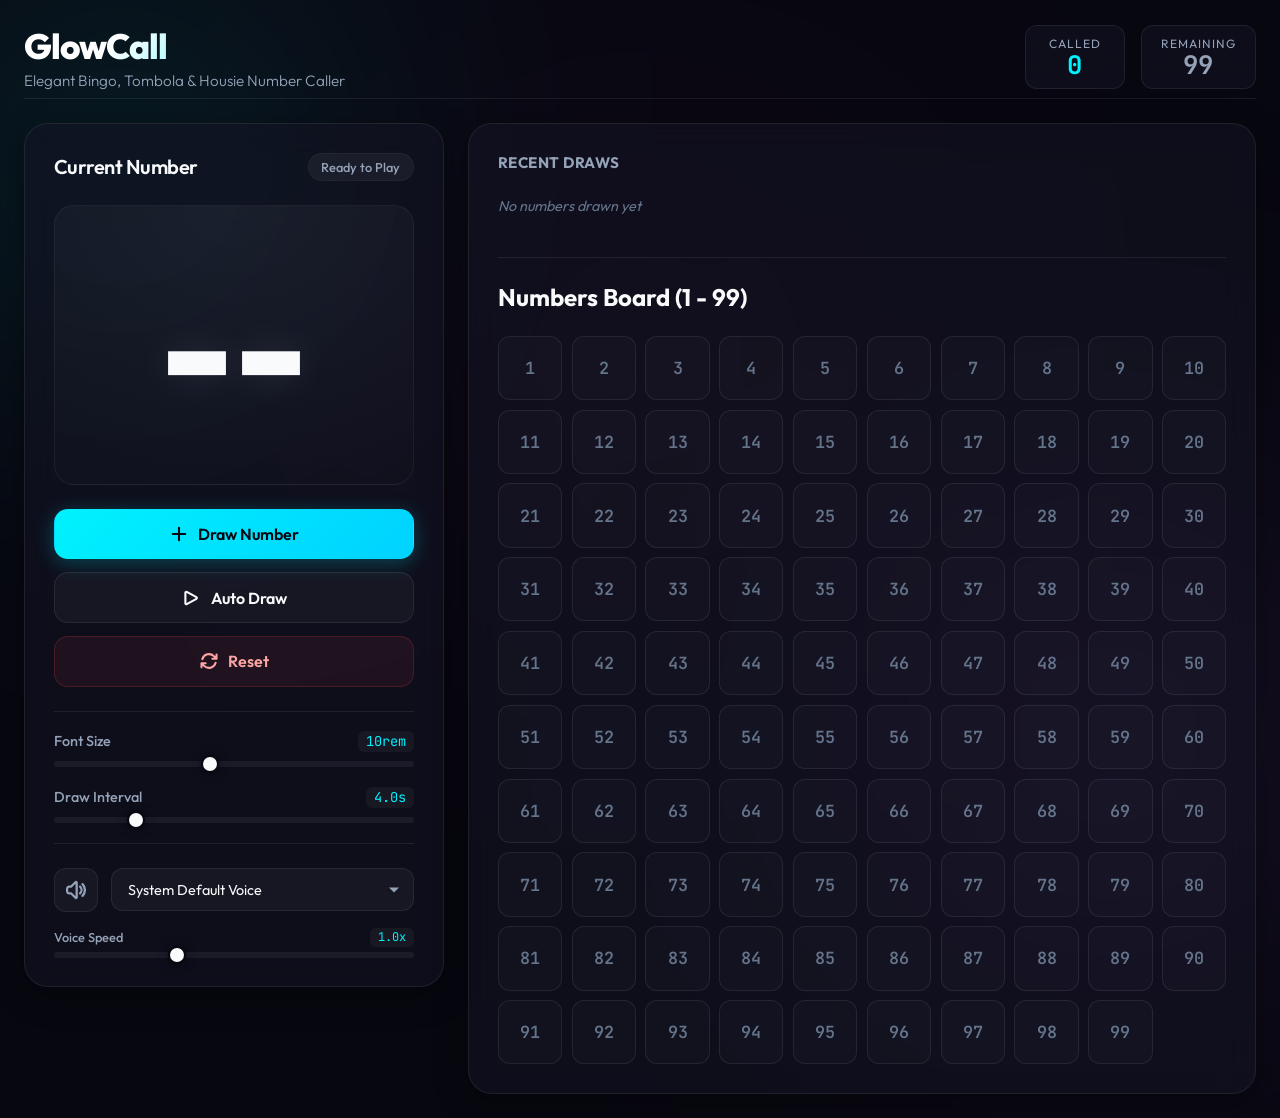
<file: index.html>
<!DOCTYPE html>
<html lang="en">
<head>
  <meta charset="UTF-8">
  <meta name="viewport" content="width=device-width, initial-scale=1.0">
  <meta name="description" content="A premium, modern, glassmorphic numbers caller for Bingo, Tombola, and Housie. Choose numbers from 1 to 99 with custom font scaling, auto-drawing, and voice callers.">
  <title>Zareena's GlowCall - Premium Bingo & Tombola Caller</title>
  <link rel="preconnect" href="https://fonts.googleapis.com">
  <link rel="preconnect" href="https://fonts.gstatic.com" crossorigin>
  <link href="https://fonts.googleapis.com/css2?family=Outfit:wght@300;400;500;600;700;800&family=JetBrains+Mono:wght@400;700&display=swap" rel="stylesheet">
  <link rel="stylesheet" href="style.css">
  <script src="app.js" defer></script>
</head>
<body>
  <!-- Decorative background elements -->
  <div class="bg-glow bg-glow-1"></div>
  <div class="bg-glow bg-glow-2"></div>
  <div class="bg-glow bg-glow-3"></div>

  <div class="app-container">
    <header class="app-header">
      <div class="logo-area">
        <h1>GlowCall</h1>
        <p class="tagline">Elegant Bingo, Tombola & Housie Number Caller</p>
      </div>
      <div class="stats-panel">
        <div class="stat-box" id="stat-called-box">
          <span class="stat-label">Called</span>
          <span class="stat-value" id="stats-called">0</span>
        </div>
        <div class="stat-box" id="stat-remaining-box">
          <span class="stat-label">Remaining</span>
          <span class="stat-value" id="stats-remaining">99</span>
        </div>
      </div>
    </header>

    <main class="app-main">
      <!-- Main Caller View (Left Panel) -->
      <section class="panel caller-panel">
        <div class="panel-header">
          <h2>Current Number</h2>
          <span class="status-indicator" id="status-text">Ready to Play</span>
        </div>
        
        <!-- Big Number Display -->
        <div class="number-display-container">
          <div class="ripple-wave" id="ripple"></div>
          <div class="number-display" id="main-number" aria-live="polite">--</div>
        </div>

        <!-- Controls for drawing -->
        <div class="action-buttons">
          <button id="btn-draw" class="btn btn-primary" title="Draw next number">
            <svg viewBox="0 0 24 24" fill="none" stroke="currentColor" stroke-width="2.5" class="btn-icon">
              <path stroke-linecap="round" stroke-linejoin="round" d="M12 4.5v15m7.5-7.5h-15" />
            </svg>
            Draw Number
          </button>
          
          <button id="btn-auto" class="btn btn-secondary" title="Toggle automatic calling">
            <svg viewBox="0 0 24 24" fill="none" stroke="currentColor" stroke-width="2.5" class="btn-icon play-icon">
              <path stroke-linecap="round" stroke-linejoin="round" d="M5.25 5.653c0-.856.917-1.398 1.667-.986l11.54 6.348a1.125 1.125 0 010 1.971l-11.54 6.347a1.125 1.125 0 01-1.667-.985V5.653z" />
            </svg>
            <svg viewBox="0 0 24 24" fill="none" stroke="currentColor" stroke-width="2.5" class="btn-icon pause-icon hidden">
              <path stroke-linecap="round" stroke-linejoin="round" d="M15.75 5.25v13.5m-7.5-13.5v13.5" />
            </svg>
            <span id="auto-btn-label">Auto Draw</span>
          </button>

          <button id="btn-reset-trigger" class="btn btn-danger" title="Reset the board and clear history">
            <svg viewBox="0 0 24 24" fill="none" stroke="currentColor" stroke-width="2.5" class="btn-icon">
              <path stroke-linecap="round" stroke-linejoin="round" d="M16.023 9.348h4.992v-.001M2.985 19.644v-4.992m0 0h4.992m-4.993 0l3.181 3.183a8.25 8.25 0 0013.803-3.7M4.031 9.865a8.25 8.25 0 0113.803-3.7l3.181 3.182m0-4.991v4.99" />
            </svg>
            Reset
          </button>
        </div>

        <!-- Customizations (Sliders & Options) -->
        <div class="customization-group">
          <!-- Font Size Adjuster -->
          <div class="slider-control">
            <div class="slider-header">
              <label for="slider-font">Font Size</label>
              <span id="font-size-val" class="mono">10rem</span>
            </div>
            <input type="range" id="slider-font" min="4" max="18" step="0.5" value="10" aria-valuemin="4" aria-valuemax="18" aria-valuenow="10">
          </div>

          <!-- Auto Interval Adjuster -->
          <div class="slider-control">
            <div class="slider-header">
              <label for="slider-interval">Draw Interval</label>
              <span id="interval-val" class="mono">4.0s</span>
            </div>
            <input type="range" id="slider-interval" min="1" max="15" step="0.5" value="4" aria-valuemin="1" aria-valuemax="15" aria-valuenow="4">
          </div>
        </div>

        <!-- Voice Call Panel -->
        <div class="voice-panel">
          <div class="voice-row">
            <button id="btn-mute" class="btn-icon-only" aria-label="Toggle voice synthesis" title="Mute/Unmute voice calls">
              <svg viewBox="0 0 24 24" fill="none" stroke="currentColor" stroke-width="2.5" class="speaker-icon">
                <path stroke-linecap="round" stroke-linejoin="round" d="M19.114 5.636a9 9 0 010 12.728M16.463 8.288a5.25 5.25 0 010 7.424M6.75 8.25l4.72-4.72a.75.75 0 011.28.53v15.88a.75.75 0 01-1.28.53l-4.72-4.72H4.51c-.88 0-1.704-.507-1.938-1.354A9.01 9.01 0 012.25 12c0-.83.112-1.633.322-2.396C2.806 8.756 3.63 8.25 4.51 8.25H6.75z" />
              </svg>
              <svg viewBox="0 0 24 24" fill="none" stroke="currentColor" stroke-width="2.5" class="speaker-muted-icon hidden">
                <path stroke-linecap="round" stroke-linejoin="round" d="M17.25 9.75L19.5 12m0 0l2.25 2.25M19.5 12l2.25-2.25M19.5 12l-2.25 2.25m-10.5-6L4.03 5.67a.75.75 0 011.06-1.06l14.25 14.25a.75.75 0 11-1.06 1.06L13.5 15.187m-2.22 2.22L6.75 12.75H4.51c-.88 0-1.704-.507-1.938-1.354A9.01 9.01 0 012.25 12c0-.83.112-1.633.322-2.396C2.806 8.756 3.63 8.25 4.51 8.25H6.75v1.875M12.75 5.37v3.318M15 9.375a5.25 5.25 0 01.463 6.068" />
              </svg>
            </button>
            <div class="voice-selector-wrapper">
              <label for="select-voice" class="sr-only">Choose Caller Voice</label>
              <select id="select-voice" class="select-voice" aria-label="Select caller voice">
                <option value="">(Loading system voices...)</option>
              </select>
            </div>
          </div>
          <div class="slider-control compact">
            <div class="slider-header small">
              <label for="slider-rate">Voice Speed</label>
              <span id="rate-val" class="mono">1.0x</span>
            </div>
            <input type="range" id="slider-rate" min="0.5" max="2" step="0.1" value="1" aria-valuemin="0.5" aria-valuemax="2" aria-valuenow="1">
          </div>
        </div>
      </section>

      <!-- Grid and History View (Right Panel) -->
      <section class="panel board-panel">
        <!-- History Bar -->
        <div class="history-container">
          <h3>Recent Draws</h3>
          <div class="history-list" id="history-list">
            <span class="empty-history">No numbers drawn yet</span>
          </div>
        </div>

        <hr class="panel-divider">

        <!-- 1-99 Grid -->
        <div class="board-header">
          <h2>Numbers Board (1 - 99)</h2>
        </div>
        <div class="board-grid" id="board-grid" role="grid" aria-label="Bingo Board">
          <!-- Generated by JS -->
        </div>
      </section>
    </main>
  </div>

  <!-- Reset Confirmation Dialog -->
  <dialog id="dialog-confirm" class="confirm-dialog" closedby="any">
    <div class="dialog-content">
      <div class="dialog-icon-wrapper">
        <svg viewBox="0 0 24 24" fill="none" stroke="currentColor" stroke-width="2" class="dialog-icon">
          <path stroke-linecap="round" stroke-linejoin="round" d="M12 9v2m0 4h.01m-6.938 4h13.856c1.54 0 2.502-1.667 1.732-3L13.732 4c-.77-1.333-2.694-1.333-3.464 0L3.34 16c-.77 1.333.192 3 1.732 3z" />
        </svg>
      </div>
      <h3>Reset Game?</h3>
      <p>This will clear the current progress, called numbers, and history. You cannot undo this action.</p>
      <div class="dialog-buttons">
        <button id="btn-confirm-cancel" class="btn btn-outline">Cancel</button>
        <button id="btn-confirm-reset" class="btn btn-danger-solid">Yes, Reset Game</button>
      </div>
    </div>
  </dialog>
</body>
</html>
</file>
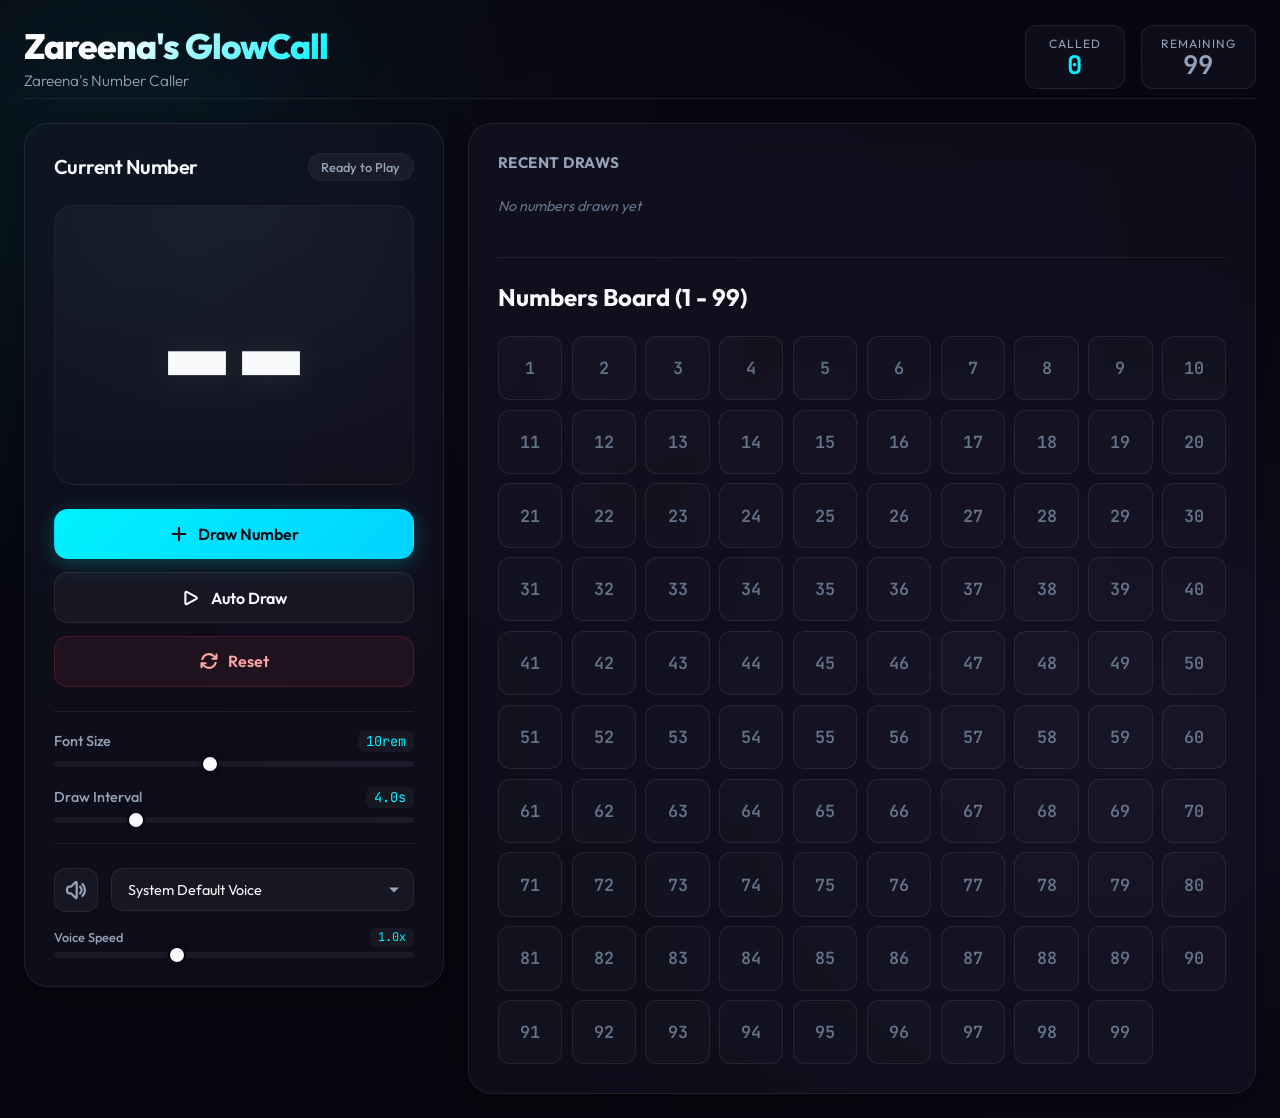
<file: bingo-caller/index.html>
<!DOCTYPE html>
<html lang="en">
<head>
  <meta charset="UTF-8">
  <meta name="viewport" content="width=device-width, initial-scale=1.0">
  <meta name="description" content="A premium, modern, glassmorphic numbers caller for Bingo, Tombola, and Housie. Choose numbers from 1 to 99 with custom font scaling, auto-drawing, and voice callers.">
  <title>Zareena's GlowCall - Premium Bingo & Tombola Caller</title>
  <link rel="preconnect" href="https://fonts.googleapis.com">
  <link rel="preconnect" href="https://fonts.gstatic.com" crossorigin>
  <link href="https://fonts.googleapis.com/css2?family=Outfit:wght@300;400;500;600;700;800&family=JetBrains+Mono:wght@400;700&display=swap" rel="stylesheet">
  <link rel="stylesheet" href="style.css">
  <script src="app.js" defer></script>
</head>
<body>
  <!-- Decorative background elements -->
  <div class="bg-glow bg-glow-1"></div>
  <div class="bg-glow bg-glow-2"></div>
  <div class="bg-glow bg-glow-3"></div>

  <div class="app-container">
    <header class="app-header">
      <div class="logo-area">
        <h1>Zareena's GlowCall</h1>
        <p class="tagline">Zareena's Number Caller</p>
      </div>
      <div class="stats-panel">
        <div class="stat-box" id="stat-called-box">
          <span class="stat-label">Called</span>
          <span class="stat-value" id="stats-called">0</span>
        </div>
        <div class="stat-box" id="stat-remaining-box">
          <span class="stat-label">Remaining</span>
          <span class="stat-value" id="stats-remaining">99</span>
        </div>
      </div>
    </header>

    <main class="app-main">
      <!-- Main Caller View (Left Panel) -->
      <section class="panel caller-panel">
        <div class="panel-header">
          <h2>Current Number</h2>
          <span class="status-indicator" id="status-text">Ready to Play</span>
        </div>
        
        <!-- Big Number Display -->
        <div class="number-display-container">
          <div class="ripple-wave" id="ripple"></div>
          <div class="number-display" id="main-number" aria-live="polite">--</div>
        </div>

        <!-- Controls for drawing -->
        <div class="action-buttons">
          <button id="btn-draw" class="btn btn-primary" title="Draw next number">
            <svg viewBox="0 0 24 24" fill="none" stroke="currentColor" stroke-width="2.5" class="btn-icon">
              <path stroke-linecap="round" stroke-linejoin="round" d="M12 4.5v15m7.5-7.5h-15" />
            </svg>
            Draw Number
          </button>
          
          <button id="btn-auto" class="btn btn-secondary" title="Toggle automatic calling">
            <svg viewBox="0 0 24 24" fill="none" stroke="currentColor" stroke-width="2.5" class="btn-icon play-icon">
              <path stroke-linecap="round" stroke-linejoin="round" d="M5.25 5.653c0-.856.917-1.398 1.667-.986l11.54 6.348a1.125 1.125 0 010 1.971l-11.54 6.347a1.125 1.125 0 01-1.667-.985V5.653z" />
            </svg>
            <svg viewBox="0 0 24 24" fill="none" stroke="currentColor" stroke-width="2.5" class="btn-icon pause-icon hidden">
              <path stroke-linecap="round" stroke-linejoin="round" d="M15.75 5.25v13.5m-7.5-13.5v13.5" />
            </svg>
            <span id="auto-btn-label">Auto Draw</span>
          </button>

          <button id="btn-reset-trigger" class="btn btn-danger" title="Reset the board and clear history">
            <svg viewBox="0 0 24 24" fill="none" stroke="currentColor" stroke-width="2.5" class="btn-icon">
              <path stroke-linecap="round" stroke-linejoin="round" d="M16.023 9.348h4.992v-.001M2.985 19.644v-4.992m0 0h4.992m-4.993 0l3.181 3.183a8.25 8.25 0 0013.803-3.7M4.031 9.865a8.25 8.25 0 0113.803-3.7l3.181 3.182m0-4.991v4.99" />
            </svg>
            Reset
          </button>
        </div>

        <!-- Customizations (Sliders & Options) -->
        <div class="customization-group">
          <!-- Font Size Adjuster -->
          <div class="slider-control">
            <div class="slider-header">
              <label for="slider-font">Font Size</label>
              <span id="font-size-val" class="mono">10rem</span>
            </div>
            <input type="range" id="slider-font" min="4" max="18" step="0.5" value="10" aria-valuemin="4" aria-valuemax="18" aria-valuenow="10">
          </div>

          <!-- Auto Interval Adjuster -->
          <div class="slider-control">
            <div class="slider-header">
              <label for="slider-interval">Draw Interval</label>
              <span id="interval-val" class="mono">4.0s</span>
            </div>
            <input type="range" id="slider-interval" min="1" max="15" step="0.5" value="4" aria-valuemin="1" aria-valuemax="15" aria-valuenow="4">
          </div>
        </div>

        <!-- Voice Call Panel -->
        <div class="voice-panel">
          <div class="voice-row">
            <button id="btn-mute" class="btn-icon-only" aria-label="Toggle voice synthesis" title="Mute/Unmute voice calls">
              <svg viewBox="0 0 24 24" fill="none" stroke="currentColor" stroke-width="2.5" class="speaker-icon">
                <path stroke-linecap="round" stroke-linejoin="round" d="M19.114 5.636a9 9 0 010 12.728M16.463 8.288a5.25 5.25 0 010 7.424M6.75 8.25l4.72-4.72a.75.75 0 011.28.53v15.88a.75.75 0 01-1.28.53l-4.72-4.72H4.51c-.88 0-1.704-.507-1.938-1.354A9.01 9.01 0 012.25 12c0-.83.112-1.633.322-2.396C2.806 8.756 3.63 8.25 4.51 8.25H6.75z" />
              </svg>
              <svg viewBox="0 0 24 24" fill="none" stroke="currentColor" stroke-width="2.5" class="speaker-muted-icon hidden">
                <path stroke-linecap="round" stroke-linejoin="round" d="M17.25 9.75L19.5 12m0 0l2.25 2.25M19.5 12l2.25-2.25M19.5 12l-2.25 2.25m-10.5-6L4.03 5.67a.75.75 0 011.06-1.06l14.25 14.25a.75.75 0 11-1.06 1.06L13.5 15.187m-2.22 2.22L6.75 12.75H4.51c-.88 0-1.704-.507-1.938-1.354A9.01 9.01 0 012.25 12c0-.83.112-1.633.322-2.396C2.806 8.756 3.63 8.25 4.51 8.25H6.75v1.875M12.75 5.37v3.318M15 9.375a5.25 5.25 0 01.463 6.068" />
              </svg>
            </button>
            <div class="voice-selector-wrapper">
              <label for="select-voice" class="sr-only">Choose Caller Voice</label>
              <select id="select-voice" class="select-voice" aria-label="Select caller voice">
                <option value="">(Loading system voices...)</option>
              </select>
            </div>
          </div>
          <div class="slider-control compact">
            <div class="slider-header small">
              <label for="slider-rate">Voice Speed</label>
              <span id="rate-val" class="mono">1.0x</span>
            </div>
            <input type="range" id="slider-rate" min="0.5" max="2" step="0.1" value="1" aria-valuemin="0.5" aria-valuemax="2" aria-valuenow="1">
          </div>
        </div>
      </section>

      <!-- Grid and History View (Right Panel) -->
      <section class="panel board-panel">
        <!-- History Bar -->
        <div class="history-container">
          <h3>Recent Draws</h3>
          <div class="history-list" id="history-list">
            <span class="empty-history">No numbers drawn yet</span>
          </div>
        </div>

        <hr class="panel-divider">

        <!-- 1-99 Grid -->
        <div class="board-header">
          <h2>Numbers Board (1 - 99)</h2>
        </div>
        <div class="board-grid" id="board-grid" role="grid" aria-label="Bingo Board">
          <!-- Generated by JS -->
        </div>
      </section>
    </main>
  </div>

  <!-- Reset Confirmation Dialog -->
  <dialog id="dialog-confirm" class="confirm-dialog" closedby="any">
    <div class="dialog-content">
      <div class="dialog-icon-wrapper">
        <svg viewBox="0 0 24 24" fill="none" stroke="currentColor" stroke-width="2" class="dialog-icon">
          <path stroke-linecap="round" stroke-linejoin="round" d="M12 9v2m0 4h.01m-6.938 4h13.856c1.54 0 2.502-1.667 1.732-3L13.732 4c-.77-1.333-2.694-1.333-3.464 0L3.34 16c-.77 1.333.192 3 1.732 3z" />
        </svg>
      </div>
      <h3>Reset Game?</h3>
      <p>This will clear the current progress, called numbers, and history. You cannot undo this action.</p>
      <div class="dialog-buttons">
        <button id="btn-confirm-cancel" class="btn btn-outline">Cancel</button>
        <button id="btn-confirm-reset" class="btn btn-danger-solid">Yes, Reset Game</button>
      </div>
    </div>
  </dialog>
</body>
</html>
</file>
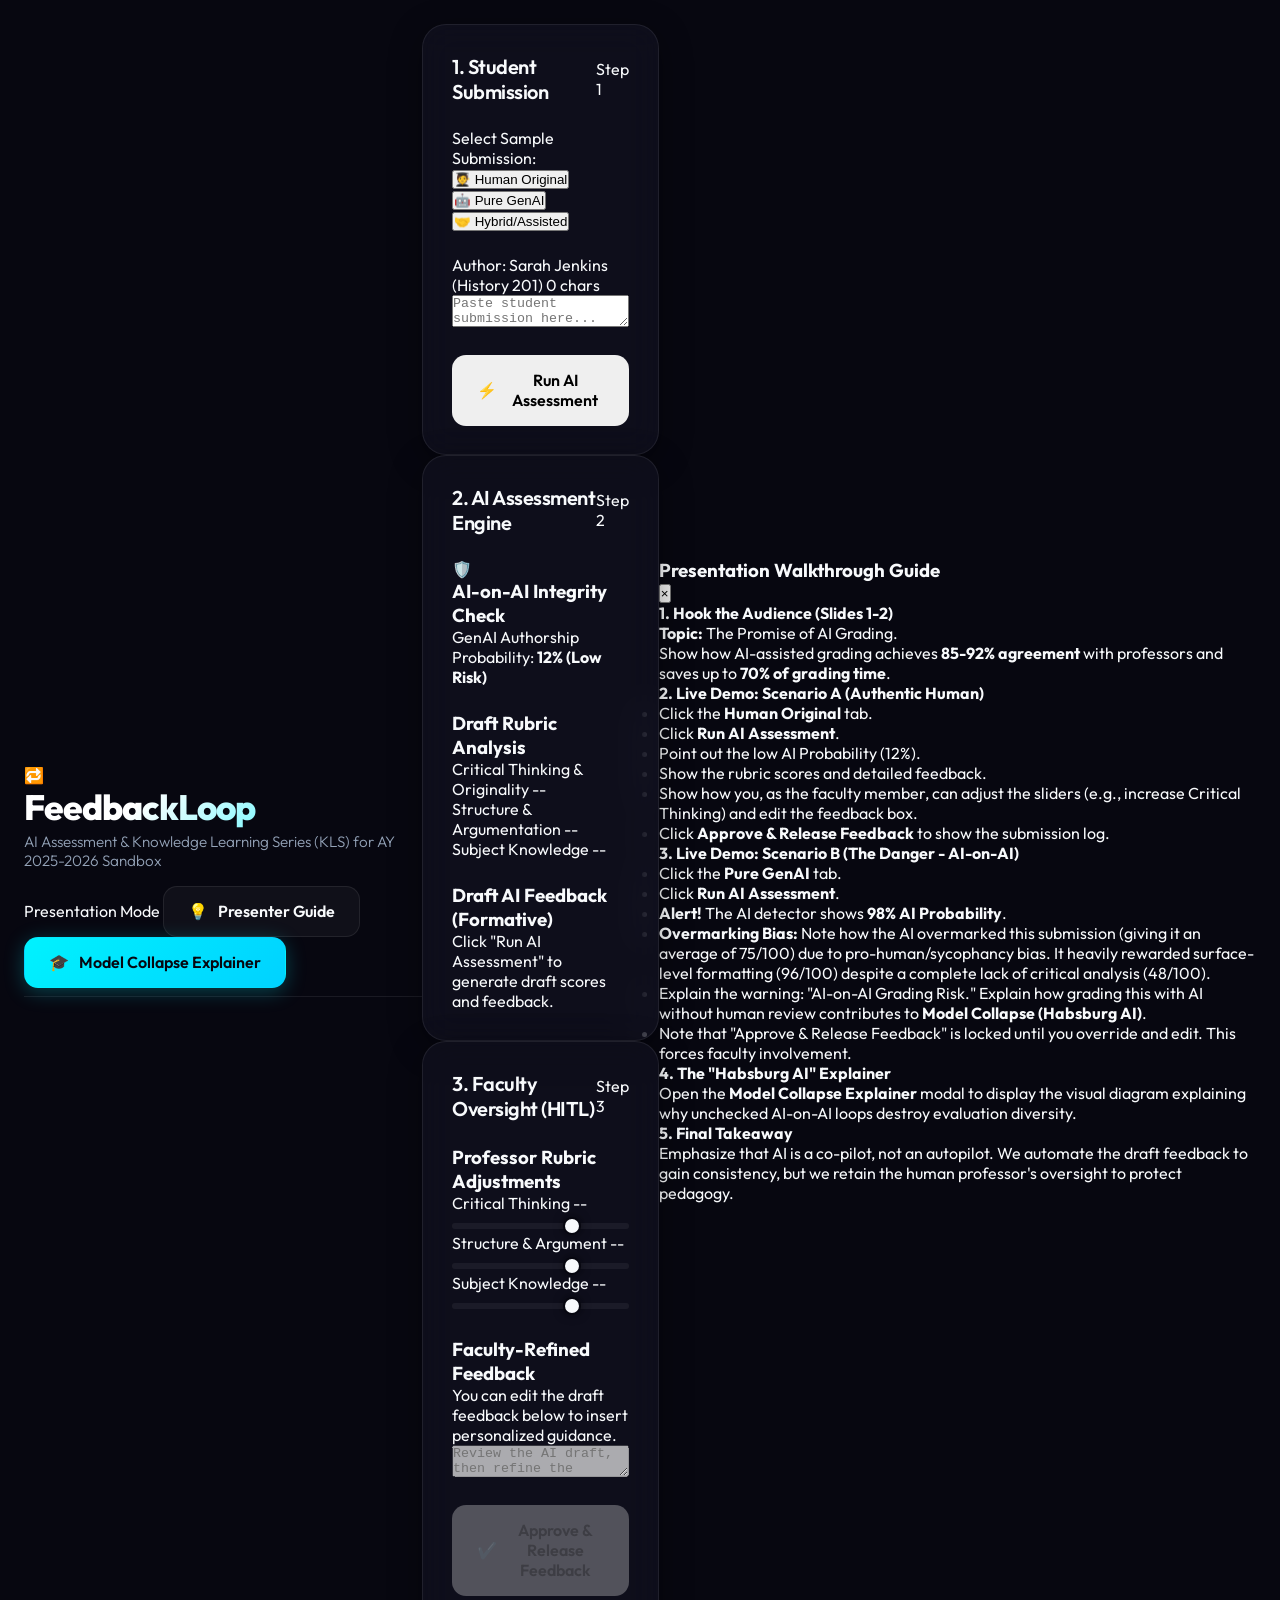
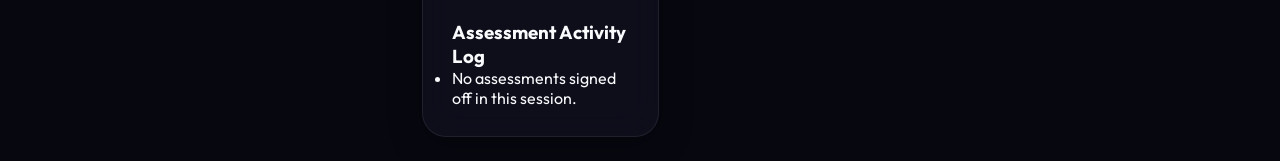
<file: demo.html>
<!DOCTYPE html>
<html lang="en">
<head>
  <meta charset="UTF-8">
  <meta name="viewport" content="width=device-width, initial-scale=1.0">
  <title>FeedbackLoop: AI Assessment & Faculty Oversight Sandbox</title>
  <!-- Google Fonts: Outfit for headings, Inter for body -->
  <link rel="preconnect" href="https://fonts.googleapis.com">
  <link rel="preconnect" href="https://fonts.gstatic.com" crossorigin>
  <link href="https://fonts.googleapis.com/css2?family=Inter:wght@300;400;500;600;700&family=Outfit:wght@400;500;600;700;800&display=swap" rel="stylesheet">
  <link rel="stylesheet" href="style.css">
</head>
<body>

  <!-- Background decorative glowing gradients -->
  <div class="glow-bg glow-1"></div>
  <div class="glow-bg glow-2"></div>

  <header class="app-header">
    <div class="logo-area">
      <span class="logo-icon">🔁</span>
      <div>
        <h1>FeedbackLoop</h1>
        <p class="subtitle">AI Assessment &amp; Knowledge Learning Series (KLS) for AY 2025-2026 Sandbox</p>
      </div>
    </div>
    <div class="header-actions">
      <span class="badge badge-live">Presentation Mode</span>
      <button id="toggle-guide-btn" class="btn btn-secondary">
        <span class="btn-icon">💡</span> Presenter Guide
      </button>
      <button id="open-explainer-btn" class="btn btn-primary">
        <span class="btn-icon">🎓</span> Model Collapse Explainer
      </button>
    </div>
  </header>

  <main class="dashboard-grid">

    <!-- Column 1: Student Submission -->
    <section class="panel panel-submission">
      <div class="panel-header">
        <h2>1. Student Submission</h2>
        <span class="step-num">Step 1</span>
      </div>
      
      <div class="scenario-selector">
        <label class="section-label">Select Sample Submission:</label>
        <div class="tabs">
          <button class="tab-btn active" data-scenario="human">
            <span class="tab-icon">🧑‍🎓</span> Human Original
          </button>
          <button class="tab-btn" data-scenario="ai">
            <span class="tab-icon">🤖</span> Pure GenAI
          </button>
          <button class="tab-btn" data-scenario="hybrid">
            <span class="tab-icon">🤝</span> Hybrid/Assisted
          </button>
        </div>
      </div>

      <div class="input-area">
        <div class="textarea-header">
          <span id="student-meta" class="meta-info">Author: Sarah Jenkins (History 201)</span>
          <span class="char-count" id="char-count">0 chars</span>
        </div>
        <textarea id="submission-text" placeholder="Paste student submission here..." spellcheck="false"></textarea>
      </div>

      <button id="run-assessment-btn" class="btn btn-assess">
        <span class="btn-icon">⚡</span> Run AI Assessment
      </button>
    </section>

    <!-- Column 2: AI Grading Engine -->
    <section class="panel panel-engine">
      <div class="panel-header">
        <h2>2. AI Assessment Engine</h2>
        <span class="step-num">Step 2</span>
      </div>

      <!-- Scanning overlay simulation -->
      <div id="scan-overlay" class="scan-overlay hidden">
        <div class="scanner-line"></div>
        <div class="scanner-text">Analyzing essay syntax and depth...</div>
      </div>

      <!-- AI-on-AI loop safety monitor -->
      <div id="safety-monitor" class="safety-card safety-pass">
        <div class="safety-header">
          <span class="safety-status-icon">🛡️</span>
          <h3>AI-on-AI Integrity Check</h3>
        </div>
        <div class="safety-body">
          <div class="gauge-container">
            <div class="gauge-bar" id="safety-gauge" style="width: 12%;"></div>
          </div>
          <p id="safety-status-desc">GenAI Authorship Probability: <strong>12% (Low Risk)</strong></p>
        </div>
        <div id="safety-warning-banner" class="warning-banner hidden">
          <strong>⚠️ AI-on-AI Grading Risk &amp; Overmarking Alert!</strong>
          <p>This essay displays high statistical uniformity characteristic of LLM outputs. GenAI models tend to <strong>overmark submissions</strong> due to a pro-human / sycophancy bias (RLHF alignment makes the AI highly agreeable and prone to grading inflation, especially when grading AI-generated text). To prevent this and avoid <strong>Model Collapse (Habsburg AI)</strong>, auto-approval has been locked. Manual review required.</p>
        </div>
      </div>

      <!-- AI Rubrics output -->
      <div class="rubric-results">
        <h3 class="section-title">Draft Rubric Analysis</h3>
        
        <div class="rubric-item">
          <div class="rubric-meta">
            <span class="rubric-name">Critical Thinking &amp; Originality</span>
            <span class="rubric-score" id="ai-score-critical">--</span>
          </div>
          <div class="progress-track">
            <div class="progress-bar" id="ai-bar-critical" style="width: 0%;"></div>
          </div>
        </div>

        <div class="rubric-item">
          <div class="rubric-meta">
            <span class="rubric-name">Structure &amp; Argumentation</span>
            <span class="rubric-score" id="ai-score-structure">--</span>
          </div>
          <div class="progress-track">
            <div class="progress-bar" id="ai-bar-structure" style="width: 0%;"></div>
          </div>
        </div>

        <div class="rubric-item">
          <div class="rubric-meta">
            <span class="rubric-name">Subject Knowledge</span>
            <span class="rubric-score" id="ai-score-knowledge">--</span>
          </div>
          <div class="progress-track">
            <div class="progress-bar" id="ai-bar-knowledge" style="width: 0%;"></div>
          </div>
        </div>
      </div>

      <!-- AI Draft feedback -->
      <div class="feedback-draft">
        <h3 class="section-title">Draft AI Feedback (Formative)</h3>
        <div id="ai-feedback-box" class="ai-feedback-placeholder">
          Click "Run AI Assessment" to generate draft scores and feedback.
        </div>
      </div>
    </section>

    <!-- Column 3: Faculty Oversight Terminal -->
    <section class="panel panel-oversight">
      <div class="panel-header">
        <h2>3. Faculty Oversight (HITL)</h2>
        <span class="step-num">Step 3</span>
      </div>

      <div class="override-controls">
        <h3 class="section-title">Professor Rubric Adjustments</h3>
        
        <div class="override-item">
          <div class="override-meta">
            <span class="override-name">Critical Thinking</span>
            <span class="override-val" id="faculty-val-critical">--</span>
          </div>
          <input type="range" id="slider-critical" min="0" max="100" value="70" disabled>
        </div>

        <div class="override-item">
          <div class="override-meta">
            <span class="override-name">Structure &amp; Argument</span>
            <span class="override-val" id="faculty-val-structure">--</span>
          </div>
          <input type="range" id="slider-structure" min="0" max="100" value="70" disabled>
        </div>

        <div class="override-item">
          <div class="override-meta">
            <span class="override-name">Subject Knowledge</span>
            <span class="override-val" id="faculty-val-knowledge">--</span>
          </div>
          <input type="range" id="slider-knowledge" min="0" max="100" value="70" disabled>
        </div>
      </div>

      <div class="final-feedback-area">
        <h3 class="section-title">Faculty-Refined Feedback</h3>
        <p class="helper-text">You can edit the draft feedback below to insert personalized guidance.</p>
        <textarea id="faculty-feedback-box" placeholder="Review the AI draft, then refine the feedback here..." disabled></textarea>
      </div>

      <div class="publish-action">
        <button id="approve-grade-btn" class="btn btn-approve" disabled>
          <span class="btn-icon">✔️</span> Approve &amp; Release Feedback
        </button>
        <p id="system-status-msg" class="system-status"></p>
      </div>

      <div class="gradebook-log">
        <h3 class="section-title">Assessment Activity Log</h3>
        <ul id="log-list" class="log-list">
          <li class="empty-log">No assessments signed off in this session.</li>
        </ul>
      </div>
    </section>

  </main>

  <!-- Model Collapse Explainer Dialog -->
  <dialog id="explainer-dialog" closedby="any" aria-labelledby="explainer-title">
    <div class="dialog-content">
      <header class="dialog-header">
        <h2 id="explainer-title">Habsburg AI &amp; Model Collapse</h2>
        <button id="close-explainer-btn" class="dialog-close">&times;</button>
      </header>
      <div class="dialog-body">
        <div class="alert alert-warning">
          <strong>Why AI grading AI is a hazard:</strong> Inbreeding datasets on LLM outputs degrades subsequent models. If AI grades work generated by AI, feedback becomes a self-reinforcing, homogenous echo chamber.
        </div>
        
        <h3>The Recursive Degradation Cycle</h3>
        <div class="diagram">
          <div class="diagram-step">
            <div class="diagram-icon">🤖</div>
            <h4>GenAI Essay</h4>
            <p>Student prompts AI to write assignment using generic patterns.</p>
          </div>
          <div class="diagram-arrow">➔</div>
          <div class="diagram-step">
            <div class="diagram-icon">🖥️</div>
            <h4>AI Assessment</h4>
            <p>AI grader scores essay, matching standard patterns (inflated score).</p>
          </div>
          <div class="diagram-arrow">➔</div>
          <div class="diagram-step">
            <div class="diagram-icon">📉</div>
            <h4>Model Training</h4>
            <p>Output loop trains future models on mediocre, AI-on-AI data.</p>
          </div>
          <div class="diagram-arrow">➔</div>
          <div class="diagram-step collapse-step">
            <div class="diagram-icon">💥</div>
            <h4>Model Collapse</h4>
            <p>Degraded diversity, loss of extreme capabilities, high hallucinations.</p>
          </div>
        </div>

        <div class="benefit-grid">
          <div class="benefit-box">
            <h4>The Solution: Human-in-the-Loop</h4>
            <p>Human professors introduce nuance, identify AI style hallmarks, and break the recursive loop, preserving the high standards of academic assessment.</p>
          </div>
          <div class="benefit-box">
            <h4>The Promise: Consistency + Compassion</h4>
            <p>Use AI to draft structure and identify typos (saving 70% grading time), and dedicate that saved time to direct student counseling and custom, high-impact edits.</p>
          </div>
          <div class="benefit-box">
            <h4>The Overmarking Bias</h4>
            <p>LLMs are trained via RLHF to be highly agreeable (sycophancy). This causes them to systematically overmark student work, inflating grades for neatly formatted but shallow essays.</p>
          </div>
        </div>
      </div>
    </div>
  </dialog>

  <!-- Presenter Guide Slide-out Drawer -->
  <aside id="presenter-guide" class="guide-drawer">
    <header class="guide-header">
      <h3>Presentation Walkthrough Guide</h3>
      <button id="close-guide-btn" class="drawer-close">&times;</button>
    </header>
    <div class="guide-content">
      <div class="guide-section">
        <h4>1. Hook the Audience (Slides 1-2)</h4>
        <p><strong>Topic:</strong> The Promise of AI Grading.</p>
        <p>Show how AI-assisted grading achieves <strong>85-92% agreement</strong> with professors and saves up to <strong>70% of grading time</strong>.</p>
      </div>

      <div class="guide-section">
        <h4>2. Live Demo: Scenario A (Authentic Human)</h4>
        <ul>
          <li>Click the <strong>Human Original</strong> tab.</li>
          <li>Click <strong>Run AI Assessment</strong>.</li>
          <li>Point out the low AI Probability (12%).</li>
          <li>Show the rubric scores and detailed feedback.</li>
          <li>Show how you, as the faculty member, can adjust the sliders (e.g., increase Critical Thinking) and edit the feedback box.</li>
          <li>Click <strong>Approve &amp; Release Feedback</strong> to show the submission log.</li>
        </ul>
      </div>

      <div class="guide-section">
        <h4>3. Live Demo: Scenario B (The Danger - AI-on-AI)</h4>
        <ul>
          <li>Click the <strong>Pure GenAI</strong> tab.</li>
          <li>Click <strong>Run AI Assessment</strong>.</li>
          <li><strong>Alert!</strong> The AI detector shows <strong>98% AI Probability</strong>.</li>
          <li><strong>Overmarking Bias:</strong> Note how the AI overmarked this submission (giving it an average of 75/100) due to pro-human/sycophancy bias. It heavily rewarded surface-level formatting (96/100) despite a complete lack of critical analysis (48/100).</li>
          <li>Explain the warning: "AI-on-AI Grading Risk." Explain how grading this with AI without human review contributes to <strong>Model Collapse (Habsburg AI)</strong>.</li>
          <li>Note that "Approve &amp; Release Feedback" is locked until you override and edit. This forces faculty involvement.</li>
        </ul>
      </div>

      <div class="guide-section text-highlight">
        <h4>4. The "Habsburg AI" Explainer</h4>
        <p>Open the <strong>Model Collapse Explainer</strong> modal to display the visual diagram explaining why unchecked AI-on-AI loops destroy evaluation diversity.</p>
      </div>

      <div class="guide-section">
        <h4>5. Final Takeaway</h4>
        <p>Emphasize that AI is a co-pilot, not an autopilot. We automate the draft feedback to gain consistency, but we retain the human professor's oversight to protect pedagogy.</p>
      </div>
    </div>
  </aside>

  <script src="app.js"></script>
</body>
</html>
</file>
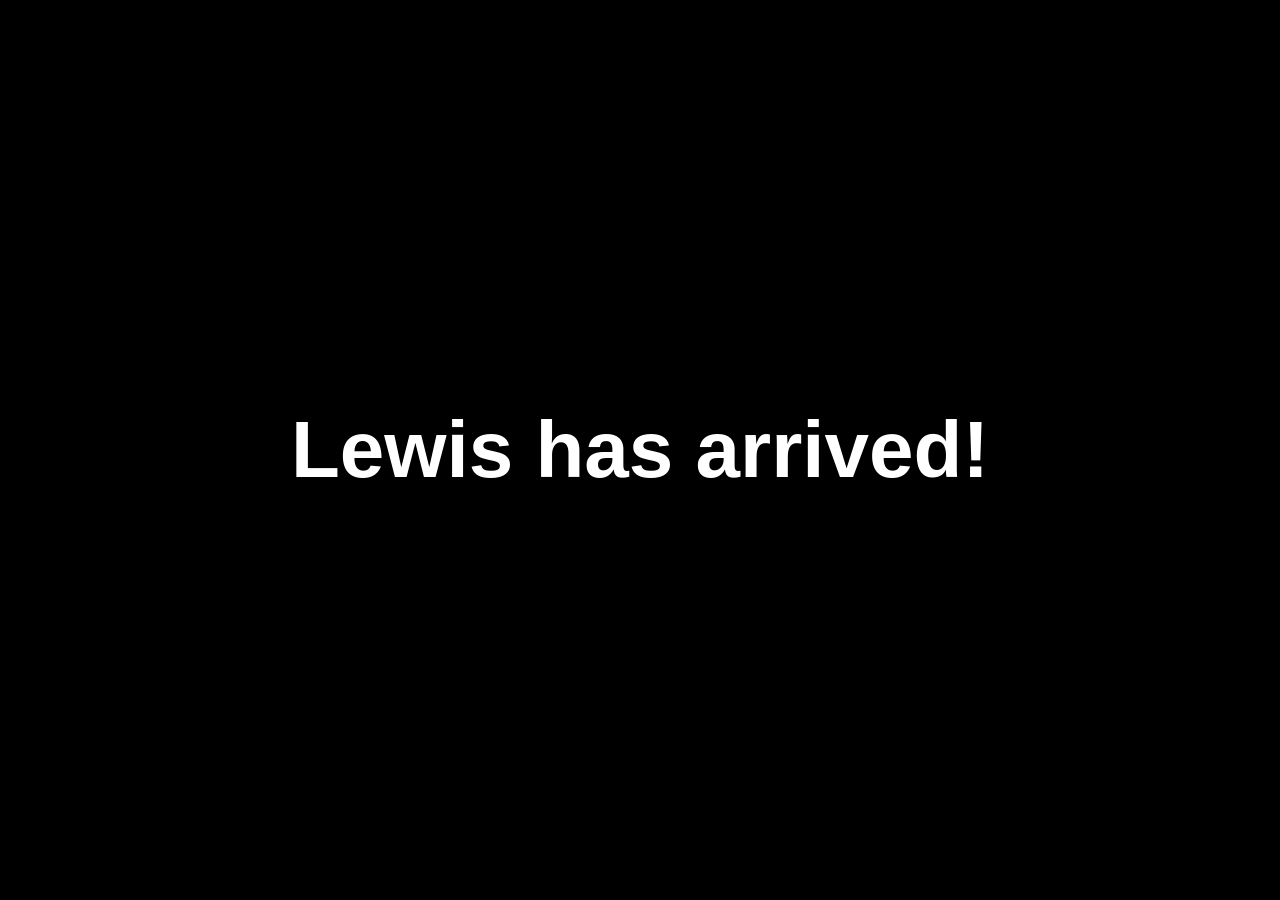
<file: lewis_countdown.html>
<!DOCTYPE html>
<html lang="en">
<head>
    <meta charset="UTF-8">
    <meta name="viewport" content="width=device-width, initial-scale=1.0">
    <title>Lewis Arrival Countdown</title>
    <style>
        body {
            background-color: black;
            color: white;
            font-family: -apple-system, BlinkMacSystemFont, "Segoe UI", Roboto, Helvetica, Arial, sans-serif, "Apple Color Emoji", "Segoe UI Emoji", "Segoe UI Symbol";
            display: flex;
            justify-content: center;
            align-items: center;
            height: 100vh;
            margin: 0;
            text-align: center;
            overflow: hidden;
        }
        .container {
            padding: 20px;
        }
        #message {
            font-size: 24px;
            margin-bottom: 10px;
        }
        #countdown {
            font-size: 80px;
            font-weight: bold;
            white-space: nowrap;
        }
        /* Responsive font sizes */
        @media (max-width: 768px) {
            #message {
                font-size: 5vw;
            }
            #countdown {
                font-size: 10vw;
            }
        }
        @media (max-width: 480px) {
            #message {
                font-size: 6vw;
            }
            #countdown {
                font-size: 12vw;
            }
        }
    </style>
</head>
<body>
    <div class="container">
        <p id="message"></p>
        <h1 id="countdown"></h1>
    </div>
    <script>
        function updateCountdown() {
            const arrivalDate = new Date('2026-10-31T19:55:00');
            const now = new Date();
            const timeRemaining = arrivalDate - now;

            const messageLabel = document.getElementById('message');
            const countdownLabel = document.getElementById('countdown');

            if (timeRemaining > 0) {
                const days = Math.floor(timeRemaining / (1000 * 60 * 60 * 24));
                const hours = Math.floor((timeRemaining % (1000 * 60 * 60 * 24)) / (1000 * 60 * 60));
                const minutes = Math.floor((timeRemaining % (1000 * 60 * 60)) / (1000 * 60));
                const seconds = Math.floor((timeRemaining % (1000 * 60)) / 1000);

                const pad = (num) => num.toString().padStart(2, '0');

                countdownLabel.textContent = `${days}d ${pad(hours)}h ${pad(minutes)}m ${pad(seconds)}s`;
                messageLabel.textContent = "Time until Lewis arrives on an Air Arabia flight:";
            } else {
                countdownLabel.textContent = "Lewis has arrived!";
                messageLabel.textContent = "";
                clearInterval(intervalId); // Stop the timer
            }
        }

        // Initial call and update every second
        const intervalId = setInterval(updateCountdown, 1000);
        updateCountdown();
    </script>
</body>
</html>
</file>
<file: style.css>
/* Design System & Variables */
:root {
  --bg-primary: #070710;
  --bg-card: rgba(20, 20, 38, 0.55);
  --border-color: rgba(255, 255, 255, 0.08);
  --border-hover: rgba(255, 255, 255, 0.16);
  --color-text: #f8fafc;
  --color-text-dim: #94a3b8;
  --color-text-muted: #64748b;
  
  /* Color Palette */
  --accent-cyan: #00f2fe;
  --accent-cyan-rgb: 0, 242, 254;
  --accent-purple: #9d4edd;
  --accent-purple-rgb: 157, 78, 221;
  --accent-pink: #ff007f;
  --accent-emerald: #10b981;
  --accent-emerald-rgb: 16, 185, 129;
  --accent-red: #ef4444;
  --accent-red-solid: #dc2626;

  /* Fonts */
  --font-sans: 'Outfit', -apple-system, BlinkMacSystemFont, 'Segoe UI', Roboto, sans-serif;
  --font-mono: 'JetBrains Mono', monospace;

  /* Number Display Size */
  --display-font-size: 10rem;
}

/* Base resets & scrollbar */
* {
  box-sizing: border-box;
  margin: 0;
  padding: 0;
}

body {
  background-color: var(--bg-primary);
  color: var(--color-text);
  font-family: var(--font-sans);
  min-height: 100vh;
  position: relative;
  overflow-x: hidden;
  display: flex;
  justify-content: center;
  align-items: center;
  padding: 1.5rem;
}

/* Custom Scrollbar for modern feel */
::-webkit-scrollbar {
  width: 8px;
}
::-webkit-scrollbar-track {
  background: rgba(255, 255, 255, 0.02);
  border-radius: 8px;
}
::-webkit-scrollbar-thumb {
  background: rgba(255, 255, 255, 0.1);
  border-radius: 8px;
}
::-webkit-scrollbar-thumb:hover {
  background: rgba(255, 255, 255, 0.2);
}

/* Background Ambient Glows */
.bg-glow {
  position: fixed;
  border-radius: 50%;
  filter: blur(140px);
  z-index: -1;
  pointer-events: none;
  opacity: 0.25;
  mix-blend-mode: screen;
}

.bg-glow-1 {
  width: 500px;
  height: 500px;
  background: radial-gradient(circle, var(--accent-cyan) 0%, transparent 70%);
  top: -10%;
  left: -10%;
  animation: float-glow 25s infinite alternate ease-in-out;
}

.bg-glow-2 {
  width: 600px;
  height: 600px;
  background: radial-gradient(circle, var(--accent-purple) 0%, transparent 70%);
  bottom: -15%;
  right: -10%;
  animation: float-glow 30s infinite alternate-reverse ease-in-out;
}

.bg-glow-3 {
  width: 400px;
  height: 400px;
  background: radial-gradient(circle, var(--accent-pink) 0%, transparent 70%);
  top: 40%;
  left: 50%;
  transform: translate(-50%, -50%);
  opacity: 0.15;
}

@keyframes float-glow {
  0% {
    transform: translate(0, 0) scale(1);
  }
  100% {
    transform: translate(80px, 50px) scale(1.1);
  }
}

/* Layout Elements */
.app-container {
  width: 100%;
  max-width: 1400px;
  display: flex;
  flex-direction: column;
  gap: 1.5rem;
}

.app-header {
  display: flex;
  justify-content: space-between;
  align-items: center;
  flex-wrap: wrap;
  gap: 1rem;
  padding-bottom: 0.5rem;
  border-bottom: 1px solid var(--border-color);
}

.logo-area h1 {
  font-size: 2.2rem;
  font-weight: 800;
  letter-spacing: -1px;
  background: linear-gradient(135deg, #fff 30%, var(--accent-cyan) 100%);
  -webkit-background-clip: text;
  -webkit-text-fill-color: transparent;
}

.logo-area p {
  color: var(--color-text-dim);
  font-size: 0.95rem;
  margin-top: 0.2rem;
  font-weight: 300;
}

/* Stats Counter Row */
.stats-panel {
  display: flex;
  gap: 1rem;
}

.stat-box {
  background: var(--bg-card);
  backdrop-filter: blur(12px);
  -webkit-backdrop-filter: blur(12px);
  border: 1px solid var(--border-color);
  padding: 0.6rem 1.2rem;
  border-radius: 12px;
  display: flex;
  flex-direction: column;
  align-items: center;
  min-width: 100px;
  transition: border-color 0.3s ease, box-shadow 0.3s ease;
}

.stat-box:hover {
  border-color: rgba(var(--accent-cyan-rgb), 0.3);
}

.stat-label {
  font-size: 0.75rem;
  text-transform: uppercase;
  letter-spacing: 1px;
  color: var(--color-text-dim);
  margin-bottom: 0.1rem;
}

.stat-value {
  font-family: var(--font-mono);
  font-size: 1.6rem;
  font-weight: 700;
  color: var(--color-text);
  line-height: 1;
}

#stat-called-box .stat-value {
  color: var(--accent-cyan);
}

#stat-remaining-box .stat-value {
  color: var(--color-text-dim);
}

/* Main Dashboard Panel layout */
.app-main {
  display: grid;
  grid-template-columns: 420px 1fr;
  gap: 1.5rem;
  align-items: start;
}

/* Panel Styles */
.panel {
  background: var(--bg-card);
  backdrop-filter: blur(16px);
  -webkit-backdrop-filter: blur(16px);
  border: 1px solid var(--border-color);
  border-radius: 24px;
  padding: 1.8rem;
  display: flex;
  flex-direction: column;
  gap: 1.5rem;
  box-shadow: 0 8px 32px 0 rgba(0, 0, 0, 0.37);
  transition: border-color 0.3s ease;
}

.panel:hover {
  border-color: rgba(255, 255, 255, 0.12);
}

.panel-header {
  display: flex;
  justify-content: space-between;
  align-items: center;
}

.panel-header h2 {
  font-size: 1.25rem;
  font-weight: 600;
  color: var(--color-text);
  letter-spacing: -0.5px;
}

.status-indicator {
  font-size: 0.8rem;
  background: rgba(255, 255, 255, 0.05);
  padding: 0.3rem 0.8rem;
  border-radius: 20px;
  color: var(--color-text-dim);
  font-weight: 500;
  border: 1px solid rgba(255, 255, 255, 0.03);
}

.status-indicator.calling {
  color: var(--accent-cyan);
  background: rgba(var(--accent-cyan-rgb), 0.1);
  border-color: rgba(var(--accent-cyan-rgb), 0.2);
  animation: pulse-border 1.5s infinite;
}

.status-indicator.finished {
  color: var(--accent-emerald);
  background: rgba(var(--accent-emerald-rgb), 0.1);
  border-color: rgba(var(--accent-emerald-rgb), 0.2);
}

@keyframes pulse-border {
  0% { box-shadow: 0 0 0 0 rgba(var(--accent-cyan-rgb), 0.2); }
  70% { box-shadow: 0 0 0 6px rgba(var(--accent-cyan-rgb), 0); }
  100% { box-shadow: 0 0 0 0 rgba(var(--accent-cyan-rgb), 0); }
}

/* Number Display Card */
.number-display-container {
  position: relative;
  background: radial-gradient(100% 100% at 50% 0%, rgba(255, 255, 255, 0.05) 0%, rgba(255, 255, 255, 0.01) 100%);
  border: 1px solid rgba(255, 255, 255, 0.05);
  border-radius: 20px;
  height: 280px;
  display: flex;
  justify-content: center;
  align-items: center;
  overflow: hidden;
}

.number-display {
  font-family: var(--font-sans);
  font-weight: 800;
  font-size: var(--display-font-size);
  line-height: 1;
  color: var(--color-text);
  text-shadow: 0 0 40px rgba(255, 255, 255, 0.1);
  transition: transform 0.15s cubic-bezier(0.175, 0.885, 0.32, 1.275);
  z-index: 2;
}

.number-display.pulse {
  animation: scale-pop 0.4s cubic-bezier(0.175, 0.885, 0.32, 1.275);
  color: #fff;
  text-shadow: 0 0 50px var(--accent-cyan), 0 0 20px rgba(var(--accent-cyan-rgb), 0.5);
}

@keyframes scale-pop {
  0% { transform: scale(0.6); opacity: 0; }
  50% { transform: scale(1.15); }
  100% { transform: scale(1); opacity: 1; }
}

/* Decorative ripple effect behind drawn numbers */
.ripple-wave {
  position: absolute;
  width: 140px;
  height: 140px;
  border-radius: 50%;
  background: radial-gradient(circle, rgba(var(--accent-cyan-rgb), 0.15) 0%, transparent 70%);
  opacity: 0;
  z-index: 1;
  transform: scale(0.5);
  pointer-events: none;
}

.ripple-wave.animate {
  animation: ripple-out 0.6s cubic-bezier(0.1, 0.8, 0.3, 1) forwards;
}

@keyframes ripple-out {
  0% { transform: scale(0.5); opacity: 1; }
  100% { transform: scale(3.5); opacity: 0; }
}

/* Button Layouts */
.action-buttons {
  display: grid;
  grid-template-columns: 1fr;
  gap: 0.8rem;
}

.btn {
  font-family: var(--font-sans);
  display: inline-flex;
  align-items: center;
  justify-content: center;
  gap: 0.6rem;
  padding: 0.9rem 1.5rem;
  font-weight: 600;
  font-size: 1rem;
  border-radius: 14px;
  cursor: pointer;
  transition: all 0.25s cubic-bezier(0.4, 0, 0.2, 1);
  border: 1px solid transparent;
  outline: none;
  user-select: none;
}

.btn-icon {
  width: 20px;
  height: 20px;
}

/* Button Types styling */
.btn-primary {
  background: linear-gradient(135deg, var(--accent-cyan) 0%, #00d2ff 100%);
  color: #070710;
  box-shadow: 0 4px 20px rgba(0, 242, 254, 0.25);
}

.btn-primary:hover {
  transform: translateY(-2px);
  box-shadow: 0 6px 24px rgba(0, 242, 254, 0.35);
}

.btn-primary:active {
  transform: translateY(0);
}

.btn-secondary {
  background: rgba(255, 255, 255, 0.04);
  color: var(--color-text);
  border-color: var(--border-color);
}

.btn-secondary:hover {
  background: rgba(255, 255, 255, 0.08);
  border-color: var(--border-hover);
  transform: translateY(-2px);
}

.btn-secondary:active {
  transform: translateY(0);
}

.btn-secondary.active-state {
  background: rgba(var(--accent-purple-rgb), 0.15);
  border-color: rgba(var(--accent-purple-rgb), 0.4);
  color: #fff;
  box-shadow: 0 0 15px rgba(var(--accent-purple-rgb), 0.15);
}

.btn-secondary.active-state:hover {
  background: rgba(var(--accent-purple-rgb), 0.25);
  border-color: rgba(var(--accent-purple-rgb), 0.6);
}

.btn-danger {
  background: rgba(239, 68, 68, 0.08);
  color: #fca5a5;
  border-color: rgba(239, 68, 68, 0.2);
}

.btn-danger:hover {
  background: rgba(239, 68, 68, 0.15);
  border-color: rgba(239, 68, 68, 0.3);
  color: #ef4444;
  transform: translateY(-2px);
}

.btn-danger:active {
  transform: translateY(0);
}

.btn-outline {
  background: transparent;
  color: var(--color-text-dim);
  border: 1px solid var(--border-color);
}

.btn-outline:hover {
  background: rgba(255, 255, 255, 0.05);
  color: var(--color-text);
}

.btn-danger-solid {
  background: var(--accent-red-solid);
  color: #fff;
}

.btn-danger-solid:hover {
  background: #b91c1c;
}

/* Custom Controls (Sliders) */
.customization-group {
  display: flex;
  flex-direction: column;
  gap: 1.2rem;
  padding: 1.2rem 0;
  border-top: 1px solid var(--border-color);
  border-bottom: 1px solid var(--border-color);
}

.slider-control {
  display: flex;
  flex-direction: column;
  gap: 0.6rem;
}

.slider-header {
  display: flex;
  justify-content: space-between;
  align-items: center;
}

.slider-header label {
  font-size: 0.9rem;
  font-weight: 500;
  color: var(--color-text-dim);
}

.mono {
  font-family: var(--font-mono);
  font-size: 0.85rem;
  background: rgba(255, 255, 255, 0.04);
  padding: 0.1rem 0.5rem;
  border-radius: 6px;
  color: var(--accent-cyan);
}

/* Custom HTML5 Range Styling */
input[type="range"] {
  -webkit-appearance: none;
  appearance: none;
  width: 100%;
  height: 6px;
  background: rgba(255, 255, 255, 0.06);
  border-radius: 3px;
  outline: none;
  transition: background 0.3s;
}

input[type="range"]:hover {
  background: rgba(255, 255, 255, 0.1);
}

input[type="range"]::-webkit-slider-thumb {
  -webkit-appearance: none;
  appearance: none;
  width: 18px;
  height: 18px;
  border-radius: 50%;
  background: var(--color-text);
  cursor: pointer;
  border: 2px solid var(--bg-primary);
  box-shadow: 0 0 10px rgba(0, 0, 0, 0.5);
  transition: transform 0.1s, background-color 0.2s;
}

input[type="range"]::-webkit-slider-thumb:hover {
  transform: scale(1.2);
  background: var(--accent-cyan);
}

input[type="range"]::-moz-range-thumb {
  width: 18px;
  height: 18px;
  border-radius: 50%;
  background: var(--color-text);
  cursor: pointer;
  border: 2px solid var(--bg-primary);
  box-shadow: 0 0 10px rgba(0, 0, 0, 0.5);
  transition: transform 0.1s, background-color 0.2s;
}

input[type="range"]::-moz-range-thumb:hover {
  transform: scale(1.2);
  background: var(--accent-cyan);
}

/* Voice Settings Panel */
.voice-panel {
  display: flex;
  flex-direction: column;
  gap: 1rem;
}

.voice-row {
  display: flex;
  align-items: center;
  gap: 0.8rem;
}

.btn-icon-only {
  background: rgba(255, 255, 255, 0.04);
  border: 1px solid var(--border-color);
  color: var(--color-text-dim);
  width: 44px;
  height: 44px;
  border-radius: 12px;
  display: flex;
  align-items: center;
  justify-content: center;
  cursor: pointer;
  transition: all 0.2s;
  flex-shrink: 0;
}

.btn-icon-only:hover {
  background: rgba(255, 255, 255, 0.08);
  color: var(--color-text);
  border-color: var(--border-hover);
}

.btn-icon-only svg {
  width: 22px;
  height: 22px;
}

.voice-selector-wrapper {
  flex-grow: 1;
  position: relative;
}

.select-voice {
  width: 100%;
  background: rgba(255, 255, 255, 0.04);
  border: 1px solid var(--border-color);
  border-radius: 12px;
  padding: 0.7rem 1rem;
  color: var(--color-text);
  font-family: var(--font-sans);
  font-size: 0.9rem;
  outline: none;
  cursor: pointer;
  transition: all 0.2s;
  appearance: none;
  -webkit-appearance: none;
}

.select-voice:hover {
  background: rgba(255, 255, 255, 0.07);
  border-color: var(--border-hover);
}

/* Custom indicator inside select-voice wrapper */
.voice-selector-wrapper::after {
  content: "";
  position: absolute;
  right: 15px;
  top: 50%;
  transform: translateY(-50%);
  width: 0;
  height: 0;
  border-left: 5px solid transparent;
  border-right: 5px solid transparent;
  border-top: 5px solid var(--color-text-dim);
  pointer-events: none;
}

.slider-control.compact {
  gap: 0.3rem;
}

.slider-header.small label {
  font-size: 0.8rem;
}

.slider-header.small .mono {
  font-size: 0.75rem;
}

/* Board Panel (Right Column) styling */
.board-panel {
  flex-grow: 1;
}

/* History Slider / Shelf styling */
.history-container {
  display: flex;
  flex-direction: column;
  gap: 0.8rem;
}

.history-container h3 {
  font-size: 0.95rem;
  text-transform: uppercase;
  letter-spacing: 0.5px;
  color: var(--color-text-dim);
}

.history-list {
  display: flex;
  gap: 0.8rem;
  min-height: 48px;
  align-items: center;
  overflow-x: auto;
  padding-bottom: 0.4rem;
}

.empty-history {
  color: var(--color-text-muted);
  font-size: 0.9rem;
  font-style: italic;
}

/* History chips */
.history-chip {
  background: rgba(255, 255, 255, 0.03);
  border: 1px solid var(--border-color);
  font-family: var(--font-mono);
  font-weight: 700;
  font-size: 1.1rem;
  width: 44px;
  height: 44px;
  border-radius: 10px;
  display: flex;
  align-items: center;
  justify-content: center;
  flex-shrink: 0;
  color: var(--color-text-dim);
  transition: all 0.4s ease;
  opacity: 1;
  scale: 1;
}

/* Animation using starting-style when a chip is prepended to history */
@starting-style {
  .history-chip {
    opacity: 0;
    scale: 0.3;
  }
}

/* highlight first item in history */
.history-chip:first-of-type {
  color: var(--accent-cyan);
  border-color: rgba(var(--accent-cyan-rgb), 0.4);
  background: rgba(var(--accent-cyan-rgb), 0.1);
  box-shadow: 0 0 10px rgba(var(--accent-cyan-rgb), 0.1);
}

.panel-divider {
  border: 0;
  height: 1px;
  background: var(--border-color);
}

.board-header {
  display: flex;
  justify-content: space-between;
  align-items: center;
}

/* 1-99 Grid Styling */
.board-grid {
  display: grid;
  grid-template-columns: repeat(10, 1fr);
  gap: 0.6rem;
}

.num-chip {
  background: rgba(255, 255, 255, 0.02);
  border: 1px solid var(--border-color);
  font-family: var(--font-mono);
  font-size: 1.05rem;
  font-weight: 600;
  aspect-ratio: 1;
  border-radius: 12px;
  display: flex;
  align-items: center;
  justify-content: center;
  cursor: default;
  user-select: none;
  color: var(--color-text-muted);
  transition: all 0.4s cubic-bezier(0.16, 1, 0.3, 1);
}

.num-chip.called {
  background: radial-gradient(100% 100% at 50% 0%, rgba(var(--accent-cyan-rgb), 0.15) 0%, rgba(var(--accent-purple-rgb), 0.15) 100%);
  border-color: rgba(var(--accent-cyan-rgb), 0.5);
  color: #fff;
  font-weight: 700;
  box-shadow: 0 0 12px rgba(var(--accent-cyan-rgb), 0.15);
  transform: scale(1.02);
}

.num-chip.just-called {
  animation: num-call-pop 0.5s cubic-bezier(0.175, 0.885, 0.32, 1.275) forwards;
  z-index: 10;
}

@keyframes num-call-pop {
  0% {
    transform: scale(0.6);
    box-shadow: 0 0 0 0 rgba(var(--accent-cyan-rgb), 0.7);
    border-color: var(--accent-cyan);
    background: var(--accent-cyan);
    color: #070710;
  }
  40% {
    transform: scale(1.3);
    box-shadow: 0 0 20px 8px rgba(var(--accent-cyan-rgb), 0.4);
    border-color: var(--accent-cyan);
    background: var(--accent-cyan);
    color: #070710;
  }
  100% {
    transform: scale(1.02);
    background: radial-gradient(100% 100% at 50% 0%, rgba(var(--accent-cyan-rgb), 0.15) 0%, rgba(var(--accent-purple-rgb), 0.15) 100%);
    border-color: rgba(var(--accent-cyan-rgb), 0.5);
    color: #fff;
    box-shadow: 0 0 12px rgba(var(--accent-cyan-rgb), 0.15);
  }
}

/* Utilities */
.hidden {
  display: none !important;
}

.sr-only {
  position: absolute;
  width: 1px;
  height: 1px;
  padding: 0;
  margin: -1px;
  overflow: hidden;
  clip: rect(0, 0, 0, 0);
  white-space: nowrap;
  border: 0;
}

/* Confirm Dialog Styling */
.confirm-dialog {
  margin: auto;
  border: 1px solid var(--border-color);
  border-radius: 20px;
  background: #0d0d1e;
  padding: 2rem;
  color: var(--color-text);
  max-width: 400px;
  box-shadow: 0 20px 50px rgba(0, 0, 0, 0.6);
  opacity: 0;
  transform: translateY(20px);
  transition: 
    opacity 0.3s ease,
    transform 0.3s ease,
    overlay 0.3s ease allow-discrete,
    display 0.3s ease allow-discrete;
  transition-behavior: allow-discrete;
}

.confirm-dialog[open] {
  opacity: 1;
  transform: translateY(0);
}

@starting-style {
  .confirm-dialog[open] {
    opacity: 0;
    transform: translateY(20px);
  }
}

.confirm-dialog::backdrop {
  background: rgba(0, 0, 0, 0.7);
  backdrop-filter: blur(8px);
  opacity: 0;
  transition: opacity 0.3s ease, overlay 0.3s ease allow-discrete, display 0.3s ease allow-discrete;
  transition-behavior: allow-discrete;
}

.confirm-dialog[open]::backdrop {
  opacity: 1;
}

@starting-style {
  .confirm-dialog[open]::backdrop {
    opacity: 0;
  }
}

.dialog-content {
  display: flex;
  flex-direction: column;
  align-items: center;
  text-align: center;
  gap: 1rem;
}

.dialog-icon-wrapper {
  background: rgba(239, 68, 68, 0.1);
  color: var(--accent-red);
  padding: 0.8rem;
  border-radius: 50%;
  display: flex;
  justify-content: center;
  align-items: center;
}

.dialog-icon {
  width: 32px;
  height: 32px;
}

.dialog-content h3 {
  font-size: 1.4rem;
  font-weight: 700;
}

.dialog-content p {
  font-size: 0.95rem;
  color: var(--color-text-dim);
  line-height: 1.5;
}

.dialog-buttons {
  margin-top: 0.5rem;
  display: grid;
  grid-template-columns: 1fr 1fr;
  gap: 0.8rem;
  width: 100%;
}

/* Responsiveness Rules */
@media (max-width: 1100px) {
  .app-main {
    grid-template-columns: 1fr;
  }
  
  .caller-panel {
    max-width: 600px;
    margin: 0 auto;
    width: 100%;
  }
}

@media (max-width: 768px) {
  body {
    padding: 1rem;
  }
  
  .app-header {
    flex-direction: column;
    align-items: flex-start;
    gap: 1rem;
  }
  
  .stats-panel {
    width: 100%;
  }
  
  .stat-box {
    flex-grow: 1;
  }
  
  .board-grid {
    grid-template-columns: repeat(8, 1fr);
    gap: 0.4rem;
  }

  .num-chip {
    font-size: 0.95rem;
  }
}

@media (max-width: 480px) {
  .board-grid {
    grid-template-columns: repeat(5, 1fr);
  }
  
  .action-buttons {
    grid-template-columns: 1fr;
  }
  
  .num-chip {
    font-size: 0.9rem;
  }
}

/* Respect user preferences for reduced motion */
@media (prefers-reduced-motion: reduce) {
  .bg-glow-1, .bg-glow-2 {
    animation: none;
  }
  
  .number-display.pulse {
    animation: none;
  }
  
  .ripple-wave.animate {
    animation: none;
  }
  
  .num-chip.called {
    animation: none;
    transform: none;
  }
  
  .num-chip.just-called {
    animation: none;
  }
  
  .btn:hover {
    transform: none;
  }
}
</file>
<file: bingo-caller/style.css>
/* Design System & Variables */
:root {
  --bg-primary: #070710;
  --bg-card: rgba(20, 20, 38, 0.55);
  --border-color: rgba(255, 255, 255, 0.08);
  --border-hover: rgba(255, 255, 255, 0.16);
  --color-text: #f8fafc;
  --color-text-dim: #94a3b8;
  --color-text-muted: #64748b;
  
  /* Color Palette */
  --accent-cyan: #00f2fe;
  --accent-cyan-rgb: 0, 242, 254;
  --accent-purple: #9d4edd;
  --accent-purple-rgb: 157, 78, 221;
  --accent-pink: #ff007f;
  --accent-emerald: #10b981;
  --accent-emerald-rgb: 16, 185, 129;
  --accent-red: #ef4444;
  --accent-red-solid: #dc2626;

  /* Fonts */
  --font-sans: 'Outfit', -apple-system, BlinkMacSystemFont, 'Segoe UI', Roboto, sans-serif;
  --font-mono: 'JetBrains Mono', monospace;

  /* Number Display Size */
  --display-font-size: 10rem;
}

/* Base resets & scrollbar */
* {
  box-sizing: border-box;
  margin: 0;
  padding: 0;
}

body {
  background-color: var(--bg-primary);
  color: var(--color-text);
  font-family: var(--font-sans);
  min-height: 100vh;
  position: relative;
  overflow-x: hidden;
  display: flex;
  justify-content: center;
  align-items: center;
  padding: 1.5rem;
}

/* Custom Scrollbar for modern feel */
::-webkit-scrollbar {
  width: 8px;
}
::-webkit-scrollbar-track {
  background: rgba(255, 255, 255, 0.02);
  border-radius: 8px;
}
::-webkit-scrollbar-thumb {
  background: rgba(255, 255, 255, 0.1);
  border-radius: 8px;
}
::-webkit-scrollbar-thumb:hover {
  background: rgba(255, 255, 255, 0.2);
}

/* Background Ambient Glows */
.bg-glow {
  position: fixed;
  border-radius: 50%;
  filter: blur(140px);
  z-index: -1;
  pointer-events: none;
  opacity: 0.25;
  mix-blend-mode: screen;
}

.bg-glow-1 {
  width: 500px;
  height: 500px;
  background: radial-gradient(circle, var(--accent-cyan) 0%, transparent 70%);
  top: -10%;
  left: -10%;
  animation: float-glow 25s infinite alternate ease-in-out;
}

.bg-glow-2 {
  width: 600px;
  height: 600px;
  background: radial-gradient(circle, var(--accent-purple) 0%, transparent 70%);
  bottom: -15%;
  right: -10%;
  animation: float-glow 30s infinite alternate-reverse ease-in-out;
}

.bg-glow-3 {
  width: 400px;
  height: 400px;
  background: radial-gradient(circle, var(--accent-pink) 0%, transparent 70%);
  top: 40%;
  left: 50%;
  transform: translate(-50%, -50%);
  opacity: 0.15;
}

@keyframes float-glow {
  0% {
    transform: translate(0, 0) scale(1);
  }
  100% {
    transform: translate(80px, 50px) scale(1.1);
  }
}

/* Layout Elements */
.app-container {
  width: 100%;
  max-width: 1400px;
  display: flex;
  flex-direction: column;
  gap: 1.5rem;
}

.app-header {
  display: flex;
  justify-content: space-between;
  align-items: center;
  flex-wrap: wrap;
  gap: 1rem;
  padding-bottom: 0.5rem;
  border-bottom: 1px solid var(--border-color);
}

.logo-area h1 {
  font-size: 2.2rem;
  font-weight: 800;
  letter-spacing: -1px;
  background: linear-gradient(135deg, #fff 30%, var(--accent-cyan) 100%);
  -webkit-background-clip: text;
  -webkit-text-fill-color: transparent;
}

.logo-area p {
  color: var(--color-text-dim);
  font-size: 0.95rem;
  margin-top: 0.2rem;
  font-weight: 300;
}

/* Stats Counter Row */
.stats-panel {
  display: flex;
  gap: 1rem;
}

.stat-box {
  background: var(--bg-card);
  backdrop-filter: blur(12px);
  -webkit-backdrop-filter: blur(12px);
  border: 1px solid var(--border-color);
  padding: 0.6rem 1.2rem;
  border-radius: 12px;
  display: flex;
  flex-direction: column;
  align-items: center;
  min-width: 100px;
  transition: border-color 0.3s ease, box-shadow 0.3s ease;
}

.stat-box:hover {
  border-color: rgba(var(--accent-cyan-rgb), 0.3);
}

.stat-label {
  font-size: 0.75rem;
  text-transform: uppercase;
  letter-spacing: 1px;
  color: var(--color-text-dim);
  margin-bottom: 0.1rem;
}

.stat-value {
  font-family: var(--font-mono);
  font-size: 1.6rem;
  font-weight: 700;
  color: var(--color-text);
  line-height: 1;
}

#stat-called-box .stat-value {
  color: var(--accent-cyan);
}

#stat-remaining-box .stat-value {
  color: var(--color-text-dim);
}

/* Main Dashboard Panel layout */
.app-main {
  display: grid;
  grid-template-columns: 420px 1fr;
  gap: 1.5rem;
  align-items: start;
}

/* Panel Styles */
.panel {
  background: var(--bg-card);
  backdrop-filter: blur(16px);
  -webkit-backdrop-filter: blur(16px);
  border: 1px solid var(--border-color);
  border-radius: 24px;
  padding: 1.8rem;
  display: flex;
  flex-direction: column;
  gap: 1.5rem;
  box-shadow: 0 8px 32px 0 rgba(0, 0, 0, 0.37);
  transition: border-color 0.3s ease;
}

.panel:hover {
  border-color: rgba(255, 255, 255, 0.12);
}

.panel-header {
  display: flex;
  justify-content: space-between;
  align-items: center;
}

.panel-header h2 {
  font-size: 1.25rem;
  font-weight: 600;
  color: var(--color-text);
  letter-spacing: -0.5px;
}

.status-indicator {
  font-size: 0.8rem;
  background: rgba(255, 255, 255, 0.05);
  padding: 0.3rem 0.8rem;
  border-radius: 20px;
  color: var(--color-text-dim);
  font-weight: 500;
  border: 1px solid rgba(255, 255, 255, 0.03);
}

.status-indicator.calling {
  color: var(--accent-cyan);
  background: rgba(var(--accent-cyan-rgb), 0.1);
  border-color: rgba(var(--accent-cyan-rgb), 0.2);
  animation: pulse-border 1.5s infinite;
}

.status-indicator.finished {
  color: var(--accent-emerald);
  background: rgba(var(--accent-emerald-rgb), 0.1);
  border-color: rgba(var(--accent-emerald-rgb), 0.2);
}

@keyframes pulse-border {
  0% { box-shadow: 0 0 0 0 rgba(var(--accent-cyan-rgb), 0.2); }
  70% { box-shadow: 0 0 0 6px rgba(var(--accent-cyan-rgb), 0); }
  100% { box-shadow: 0 0 0 0 rgba(var(--accent-cyan-rgb), 0); }
}

/* Number Display Card */
.number-display-container {
  position: relative;
  background: radial-gradient(100% 100% at 50% 0%, rgba(255, 255, 255, 0.05) 0%, rgba(255, 255, 255, 0.01) 100%);
  border: 1px solid rgba(255, 255, 255, 0.05);
  border-radius: 20px;
  height: 280px;
  display: flex;
  justify-content: center;
  align-items: center;
  overflow: hidden;
}

.number-display {
  font-family: var(--font-sans);
  font-weight: 800;
  font-size: var(--display-font-size);
  line-height: 1;
  color: var(--color-text);
  text-shadow: 0 0 40px rgba(255, 255, 255, 0.1);
  transition: transform 0.15s cubic-bezier(0.175, 0.885, 0.32, 1.275);
  z-index: 2;
}

.number-display.pulse {
  animation: scale-pop 0.4s cubic-bezier(0.175, 0.885, 0.32, 1.275);
  color: #fff;
  text-shadow: 0 0 50px var(--accent-cyan), 0 0 20px rgba(var(--accent-cyan-rgb), 0.5);
}

@keyframes scale-pop {
  0% { transform: scale(0.6); opacity: 0; }
  50% { transform: scale(1.15); }
  100% { transform: scale(1); opacity: 1; }
}

/* Decorative ripple effect behind drawn numbers */
.ripple-wave {
  position: absolute;
  width: 140px;
  height: 140px;
  border-radius: 50%;
  background: radial-gradient(circle, rgba(var(--accent-cyan-rgb), 0.15) 0%, transparent 70%);
  opacity: 0;
  z-index: 1;
  transform: scale(0.5);
  pointer-events: none;
}

.ripple-wave.animate {
  animation: ripple-out 0.6s cubic-bezier(0.1, 0.8, 0.3, 1) forwards;
}

@keyframes ripple-out {
  0% { transform: scale(0.5); opacity: 1; }
  100% { transform: scale(3.5); opacity: 0; }
}

/* Button Layouts */
.action-buttons {
  display: grid;
  grid-template-columns: 1fr;
  gap: 0.8rem;
}

.btn {
  font-family: var(--font-sans);
  display: inline-flex;
  align-items: center;
  justify-content: center;
  gap: 0.6rem;
  padding: 0.9rem 1.5rem;
  font-weight: 600;
  font-size: 1rem;
  border-radius: 14px;
  cursor: pointer;
  transition: all 0.25s cubic-bezier(0.4, 0, 0.2, 1);
  border: 1px solid transparent;
  outline: none;
  user-select: none;
}

.btn-icon {
  width: 20px;
  height: 20px;
}

/* Button Types styling */
.btn-primary {
  background: linear-gradient(135deg, var(--accent-cyan) 0%, #00d2ff 100%);
  color: #070710;
  box-shadow: 0 4px 20px rgba(0, 242, 254, 0.25);
}

.btn-primary:hover {
  transform: translateY(-2px);
  box-shadow: 0 6px 24px rgba(0, 242, 254, 0.35);
}

.btn-primary:active {
  transform: translateY(0);
}

.btn-secondary {
  background: rgba(255, 255, 255, 0.04);
  color: var(--color-text);
  border-color: var(--border-color);
}

.btn-secondary:hover {
  background: rgba(255, 255, 255, 0.08);
  border-color: var(--border-hover);
  transform: translateY(-2px);
}

.btn-secondary:active {
  transform: translateY(0);
}

.btn-secondary.active-state {
  background: rgba(var(--accent-purple-rgb), 0.15);
  border-color: rgba(var(--accent-purple-rgb), 0.4);
  color: #fff;
  box-shadow: 0 0 15px rgba(var(--accent-purple-rgb), 0.15);
}

.btn-secondary.active-state:hover {
  background: rgba(var(--accent-purple-rgb), 0.25);
  border-color: rgba(var(--accent-purple-rgb), 0.6);
}

.btn-danger {
  background: rgba(239, 68, 68, 0.08);
  color: #fca5a5;
  border-color: rgba(239, 68, 68, 0.2);
}

.btn-danger:hover {
  background: rgba(239, 68, 68, 0.15);
  border-color: rgba(239, 68, 68, 0.3);
  color: #ef4444;
  transform: translateY(-2px);
}

.btn-danger:active {
  transform: translateY(0);
}

.btn-outline {
  background: transparent;
  color: var(--color-text-dim);
  border: 1px solid var(--border-color);
}

.btn-outline:hover {
  background: rgba(255, 255, 255, 0.05);
  color: var(--color-text);
}

.btn-danger-solid {
  background: var(--accent-red-solid);
  color: #fff;
}

.btn-danger-solid:hover {
  background: #b91c1c;
}

/* Custom Controls (Sliders) */
.customization-group {
  display: flex;
  flex-direction: column;
  gap: 1.2rem;
  padding: 1.2rem 0;
  border-top: 1px solid var(--border-color);
  border-bottom: 1px solid var(--border-color);
}

.slider-control {
  display: flex;
  flex-direction: column;
  gap: 0.6rem;
}

.slider-header {
  display: flex;
  justify-content: space-between;
  align-items: center;
}

.slider-header label {
  font-size: 0.9rem;
  font-weight: 500;
  color: var(--color-text-dim);
}

.mono {
  font-family: var(--font-mono);
  font-size: 0.85rem;
  background: rgba(255, 255, 255, 0.04);
  padding: 0.1rem 0.5rem;
  border-radius: 6px;
  color: var(--accent-cyan);
}

/* Custom HTML5 Range Styling */
input[type="range"] {
  -webkit-appearance: none;
  appearance: none;
  width: 100%;
  height: 6px;
  background: rgba(255, 255, 255, 0.06);
  border-radius: 3px;
  outline: none;
  transition: background 0.3s;
}

input[type="range"]:hover {
  background: rgba(255, 255, 255, 0.1);
}

input[type="range"]::-webkit-slider-thumb {
  -webkit-appearance: none;
  appearance: none;
  width: 18px;
  height: 18px;
  border-radius: 50%;
  background: var(--color-text);
  cursor: pointer;
  border: 2px solid var(--bg-primary);
  box-shadow: 0 0 10px rgba(0, 0, 0, 0.5);
  transition: transform 0.1s, background-color 0.2s;
}

input[type="range"]::-webkit-slider-thumb:hover {
  transform: scale(1.2);
  background: var(--accent-cyan);
}

input[type="range"]::-moz-range-thumb {
  width: 18px;
  height: 18px;
  border-radius: 50%;
  background: var(--color-text);
  cursor: pointer;
  border: 2px solid var(--bg-primary);
  box-shadow: 0 0 10px rgba(0, 0, 0, 0.5);
  transition: transform 0.1s, background-color 0.2s;
}

input[type="range"]::-moz-range-thumb:hover {
  transform: scale(1.2);
  background: var(--accent-cyan);
}

/* Voice Settings Panel */
.voice-panel {
  display: flex;
  flex-direction: column;
  gap: 1rem;
}

.voice-row {
  display: flex;
  align-items: center;
  gap: 0.8rem;
}

.btn-icon-only {
  background: rgba(255, 255, 255, 0.04);
  border: 1px solid var(--border-color);
  color: var(--color-text-dim);
  width: 44px;
  height: 44px;
  border-radius: 12px;
  display: flex;
  align-items: center;
  justify-content: center;
  cursor: pointer;
  transition: all 0.2s;
  flex-shrink: 0;
}

.btn-icon-only:hover {
  background: rgba(255, 255, 255, 0.08);
  color: var(--color-text);
  border-color: var(--border-hover);
}

.btn-icon-only svg {
  width: 22px;
  height: 22px;
}

.voice-selector-wrapper {
  flex-grow: 1;
  position: relative;
}

.select-voice {
  width: 100%;
  background: rgba(255, 255, 255, 0.04);
  border: 1px solid var(--border-color);
  border-radius: 12px;
  padding: 0.7rem 1rem;
  color: var(--color-text);
  font-family: var(--font-sans);
  font-size: 0.9rem;
  outline: none;
  cursor: pointer;
  transition: all 0.2s;
  appearance: none;
  -webkit-appearance: none;
}

.select-voice:hover {
  background: rgba(255, 255, 255, 0.07);
  border-color: var(--border-hover);
}

/* Custom indicator inside select-voice wrapper */
.voice-selector-wrapper::after {
  content: "";
  position: absolute;
  right: 15px;
  top: 50%;
  transform: translateY(-50%);
  width: 0;
  height: 0;
  border-left: 5px solid transparent;
  border-right: 5px solid transparent;
  border-top: 5px solid var(--color-text-dim);
  pointer-events: none;
}

.slider-control.compact {
  gap: 0.3rem;
}

.slider-header.small label {
  font-size: 0.8rem;
}

.slider-header.small .mono {
  font-size: 0.75rem;
}

/* Board Panel (Right Column) styling */
.board-panel {
  flex-grow: 1;
}

/* History Slider / Shelf styling */
.history-container {
  display: flex;
  flex-direction: column;
  gap: 0.8rem;
}

.history-container h3 {
  font-size: 0.95rem;
  text-transform: uppercase;
  letter-spacing: 0.5px;
  color: var(--color-text-dim);
}

.history-list {
  display: flex;
  gap: 0.8rem;
  min-height: 48px;
  align-items: center;
  overflow-x: auto;
  padding-bottom: 0.4rem;
}

.empty-history {
  color: var(--color-text-muted);
  font-size: 0.9rem;
  font-style: italic;
}

/* History chips */
.history-chip {
  background: rgba(255, 255, 255, 0.03);
  border: 1px solid var(--border-color);
  font-family: var(--font-mono);
  font-weight: 700;
  font-size: 1.1rem;
  width: 44px;
  height: 44px;
  border-radius: 10px;
  display: flex;
  align-items: center;
  justify-content: center;
  flex-shrink: 0;
  color: var(--color-text-dim);
  transition: all 0.4s ease;
  opacity: 1;
  scale: 1;
}

/* Animation using starting-style when a chip is prepended to history */
@starting-style {
  .history-chip {
    opacity: 0;
    scale: 0.3;
  }
}

/* highlight first item in history */
.history-chip:first-of-type {
  color: var(--accent-cyan);
  border-color: rgba(var(--accent-cyan-rgb), 0.4);
  background: rgba(var(--accent-cyan-rgb), 0.1);
  box-shadow: 0 0 10px rgba(var(--accent-cyan-rgb), 0.1);
}

.panel-divider {
  border: 0;
  height: 1px;
  background: var(--border-color);
}

.board-header {
  display: flex;
  justify-content: space-between;
  align-items: center;
}

/* 1-99 Grid Styling */
.board-grid {
  display: grid;
  grid-template-columns: repeat(10, 1fr);
  gap: 0.6rem;
}

.num-chip {
  background: rgba(255, 255, 255, 0.02);
  border: 1px solid var(--border-color);
  font-family: var(--font-mono);
  font-size: 1.05rem;
  font-weight: 600;
  aspect-ratio: 1;
  border-radius: 12px;
  display: flex;
  align-items: center;
  justify-content: center;
  cursor: default;
  user-select: none;
  color: var(--color-text-muted);
  transition: all 0.4s cubic-bezier(0.16, 1, 0.3, 1);
}

.num-chip.called {
  background: radial-gradient(100% 100% at 50% 0%, rgba(var(--accent-cyan-rgb), 0.15) 0%, rgba(var(--accent-purple-rgb), 0.15) 100%);
  border-color: rgba(var(--accent-cyan-rgb), 0.5);
  color: #fff;
  font-weight: 700;
  box-shadow: 0 0 12px rgba(var(--accent-cyan-rgb), 0.15);
  transform: scale(1.02);
}

.num-chip.just-called {
  animation: num-call-pop 0.5s cubic-bezier(0.175, 0.885, 0.32, 1.275) forwards;
  z-index: 10;
}

@keyframes num-call-pop {
  0% {
    transform: scale(0.6);
    box-shadow: 0 0 0 0 rgba(var(--accent-cyan-rgb), 0.7);
    border-color: var(--accent-cyan);
    background: var(--accent-cyan);
    color: #070710;
  }
  40% {
    transform: scale(1.3);
    box-shadow: 0 0 20px 8px rgba(var(--accent-cyan-rgb), 0.4);
    border-color: var(--accent-cyan);
    background: var(--accent-cyan);
    color: #070710;
  }
  100% {
    transform: scale(1.02);
    background: radial-gradient(100% 100% at 50% 0%, rgba(var(--accent-cyan-rgb), 0.15) 0%, rgba(var(--accent-purple-rgb), 0.15) 100%);
    border-color: rgba(var(--accent-cyan-rgb), 0.5);
    color: #fff;
    box-shadow: 0 0 12px rgba(var(--accent-cyan-rgb), 0.15);
  }
}

/* Utilities */
.hidden {
  display: none !important;
}

.sr-only {
  position: absolute;
  width: 1px;
  height: 1px;
  padding: 0;
  margin: -1px;
  overflow: hidden;
  clip: rect(0, 0, 0, 0);
  white-space: nowrap;
  border: 0;
}

/* Confirm Dialog Styling */
.confirm-dialog {
  margin: auto;
  border: 1px solid var(--border-color);
  border-radius: 20px;
  background: #0d0d1e;
  padding: 2rem;
  color: var(--color-text);
  max-width: 400px;
  box-shadow: 0 20px 50px rgba(0, 0, 0, 0.6);
  opacity: 0;
  transform: translateY(20px);
  transition: 
    opacity 0.3s ease,
    transform 0.3s ease,
    overlay 0.3s ease allow-discrete,
    display 0.3s ease allow-discrete;
  transition-behavior: allow-discrete;
}

.confirm-dialog[open] {
  opacity: 1;
  transform: translateY(0);
}

@starting-style {
  .confirm-dialog[open] {
    opacity: 0;
    transform: translateY(20px);
  }
}

.confirm-dialog::backdrop {
  background: rgba(0, 0, 0, 0.7);
  backdrop-filter: blur(8px);
  opacity: 0;
  transition: opacity 0.3s ease, overlay 0.3s ease allow-discrete, display 0.3s ease allow-discrete;
  transition-behavior: allow-discrete;
}

.confirm-dialog[open]::backdrop {
  opacity: 1;
}

@starting-style {
  .confirm-dialog[open]::backdrop {
    opacity: 0;
  }
}

.dialog-content {
  display: flex;
  flex-direction: column;
  align-items: center;
  text-align: center;
  gap: 1rem;
}

.dialog-icon-wrapper {
  background: rgba(239, 68, 68, 0.1);
  color: var(--accent-red);
  padding: 0.8rem;
  border-radius: 50%;
  display: flex;
  justify-content: center;
  align-items: center;
}

.dialog-icon {
  width: 32px;
  height: 32px;
}

.dialog-content h3 {
  font-size: 1.4rem;
  font-weight: 700;
}

.dialog-content p {
  font-size: 0.95rem;
  color: var(--color-text-dim);
  line-height: 1.5;
}

.dialog-buttons {
  margin-top: 0.5rem;
  display: grid;
  grid-template-columns: 1fr 1fr;
  gap: 0.8rem;
  width: 100%;
}

/* Responsiveness Rules */
@media (max-width: 1100px) {
  .app-main {
    grid-template-columns: 1fr;
  }
  
  .caller-panel {
    max-width: 600px;
    margin: 0 auto;
    width: 100%;
  }
}

@media (max-width: 768px) {
  body {
    padding: 1rem;
  }
  
  .app-header {
    flex-direction: column;
    align-items: flex-start;
    gap: 1rem;
  }
  
  .stats-panel {
    width: 100%;
  }
  
  .stat-box {
    flex-grow: 1;
  }
  
  .board-grid {
    grid-template-columns: repeat(8, 1fr);
    gap: 0.4rem;
  }

  .num-chip {
    font-size: 0.95rem;
  }
}

@media (max-width: 480px) {
  .board-grid {
    grid-template-columns: repeat(5, 1fr);
  }
  
  .action-buttons {
    grid-template-columns: 1fr;
  }
  
  .num-chip {
    font-size: 0.9rem;
  }
}

/* Respect user preferences for reduced motion */
@media (prefers-reduced-motion: reduce) {
  .bg-glow-1, .bg-glow-2 {
    animation: none;
  }
  
  .number-display.pulse {
    animation: none;
  }
  
  .ripple-wave.animate {
    animation: none;
  }
  
  .num-chip.called {
    animation: none;
    transform: none;
  }
  
  .num-chip.just-called {
    animation: none;
  }
  
  .btn:hover {
    transform: none;
  }
}
</file>
